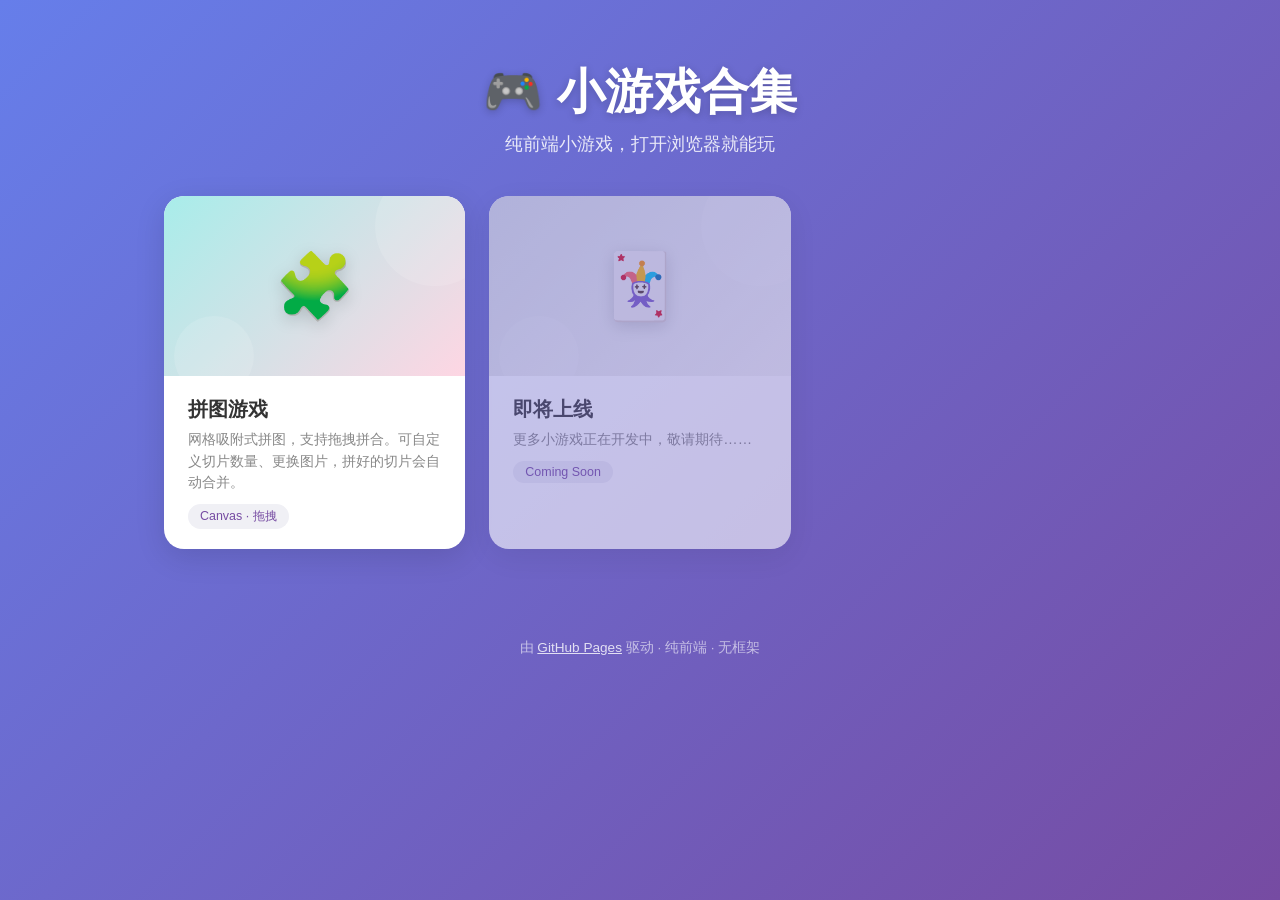
<file: index.html>
<!DOCTYPE html>
<html lang="zh-CN">
<head>
  <meta charset="UTF-8">
  <meta name="viewport" content="width=device-width, initial-scale=1.0">
  <title>🎮 小游戏合集</title>
  <style>
    * {
      margin: 0;
      padding: 0;
      box-sizing: border-box;
    }

    body {
      font-family: -apple-system, BlinkMacSystemFont, "Segoe UI", Roboto, "Helvetica Neue", Arial, "Noto Sans SC", sans-serif;
      background: linear-gradient(135deg, #667eea 0%, #764ba2 100%);
      min-height: 100vh;
      color: #333;
    }

    /* ═══ 头部 ═══ */
    .header {
      text-align: center;
      padding: 60px 20px 40px;
      color: #fff;
    }

    .header h1 {
      font-size: clamp(2rem, 5vw, 3rem);
      font-weight: 800;
      margin-bottom: 8px;
      text-shadow: 0 2px 8px rgba(0,0,0,0.2);
    }

    .header p {
      font-size: 1.1rem;
      opacity: 0.85;
      font-weight: 300;
    }

    /* ═══ 游戏卡片网格 ═══ */
    .game-grid {
      display: grid;
      grid-template-columns: repeat(auto-fill, minmax(280px, 1fr));
      gap: 24px;
      max-width: 1000px;
      margin: 0 auto;
      padding: 0 24px 60px;
    }

    /* ═══ 单个游戏卡片 ═══ */
    .game-card {
      background: #fff;
      border-radius: 20px;
      overflow: hidden;
      box-shadow: 0 8px 30px rgba(0,0,0,0.12);
      transition: transform 0.25s ease, box-shadow 0.25s ease;
      text-decoration: none;
      color: inherit;
      display: block;
    }

    .game-card:hover {
      transform: translateY(-6px);
      box-shadow: 0 16px 40px rgba(0,0,0,0.18);
    }

    .game-card:active {
      transform: translateY(-2px);
    }

    /* 卡片封面区域 */
    .card-cover {
      height: 180px;
      display: flex;
      align-items: center;
      justify-content: center;
      font-size: 4rem;
      position: relative;
      overflow: hidden;
    }

    .card-cover.puzzle {
      background: linear-gradient(135deg, #a8edea 0%, #fed6e3 100%);
    }

    .card-cover.coming-soon {
      background: linear-gradient(135deg, #e0e0e0 0%, #f5f5f5 100%);
    }

    .card-cover .icon {
      position: relative;
      z-index: 1;
      filter: drop-shadow(0 4px 8px rgba(0,0,0,0.15));
    }

    /* 封面上的装饰几何形状 */
    .card-cover .deco {
      position: absolute;
      border-radius: 50%;
      opacity: 0.12;
    }

    .card-cover .deco-1 {
      width: 120px;
      height: 120px;
      background: #fff;
      top: -30px;
      right: -30px;
    }

    .card-cover .deco-2 {
      width: 80px;
      height: 80px;
      background: #fff;
      bottom: -20px;
      left: 10px;
    }

    /* 卡片信息区 */
    .card-body {
      padding: 20px 24px;
    }

    .card-body h3 {
      font-size: 1.25rem;
      font-weight: 700;
      margin-bottom: 6px;
    }

    .card-body .desc {
      font-size: 0.9rem;
      color: #888;
      line-height: 1.5;
    }

    .card-body .tag {
      display: inline-block;
      margin-top: 10px;
      padding: 4px 12px;
      background: #f0f0f5;
      border-radius: 20px;
      font-size: 0.78rem;
      color: #764ba2;
      font-weight: 500;
    }

    /* ═══ 底部 ═══ */
    .footer {
      text-align: center;
      padding: 30px 20px;
      color: rgba(255,255,255,0.6);
      font-size: 0.85rem;
    }

    .footer a {
      color: rgba(255,255,255,0.8);
      text-decoration: underline;
    }

    /* ═══ 响应式 ═══ */
    @media (max-width: 640px) {
      .header {
        padding: 40px 16px 28px;
      }

      .game-grid {
        grid-template-columns: 1fr;
        gap: 18px;
        padding: 0 16px 40px;
      }

      .card-cover {
        height: 150px;
        font-size: 3rem;
      }
    }
  </style>
</head>
<body>

  <!-- ═══ 头部 ═══ -->
  <header class="header">
    <h1>🎮 小游戏合集</h1>
    <p>纯前端小游戏，打开浏览器就能玩</p>
  </header>

  <!-- ═══ 游戏卡片列表 ═══ -->
  <main class="game-grid">

    <!-- 拼图游戏 -->
    <a href="puzzle/index.html" class="game-card">
      <div class="card-cover puzzle">
        <div class="deco deco-1"></div>
        <div class="deco deco-2"></div>
        <span class="icon">🧩</span>
      </div>
      <div class="card-body">
        <h3>拼图游戏</h3>
        <p class="desc">网格吸附式拼图，支持拖拽拼合。可自定义切片数量、更换图片，拼好的切片会自动合并。</p>
        <span class="tag">Canvas · 拖拽</span>
      </div>
    </a>

    <!-- 更多游戏占位卡片 -->
    <div class="game-card" style="cursor: default; opacity: 0.6;">
      <div class="card-cover coming-soon">
        <div class="deco deco-1"></div>
        <div class="deco deco-2"></div>
        <span class="icon">🃏</span>
      </div>
      <div class="card-body">
        <h3>即将上线</h3>
        <p class="desc">更多小游戏正在开发中，敬请期待……</p>
        <span class="tag">Coming Soon</span>
      </div>
    </div>

  </main>

  <!-- ═══ 底部 ═══ -->
  <footer class="footer">
    <p>由 <a href="https://github.com/moqianbei/qianbeiGame" target="_blank" rel="noopener">GitHub Pages</a> 驱动 · 纯前端 · 无框架</p>
  </footer>

</body>
</html>
</file>
